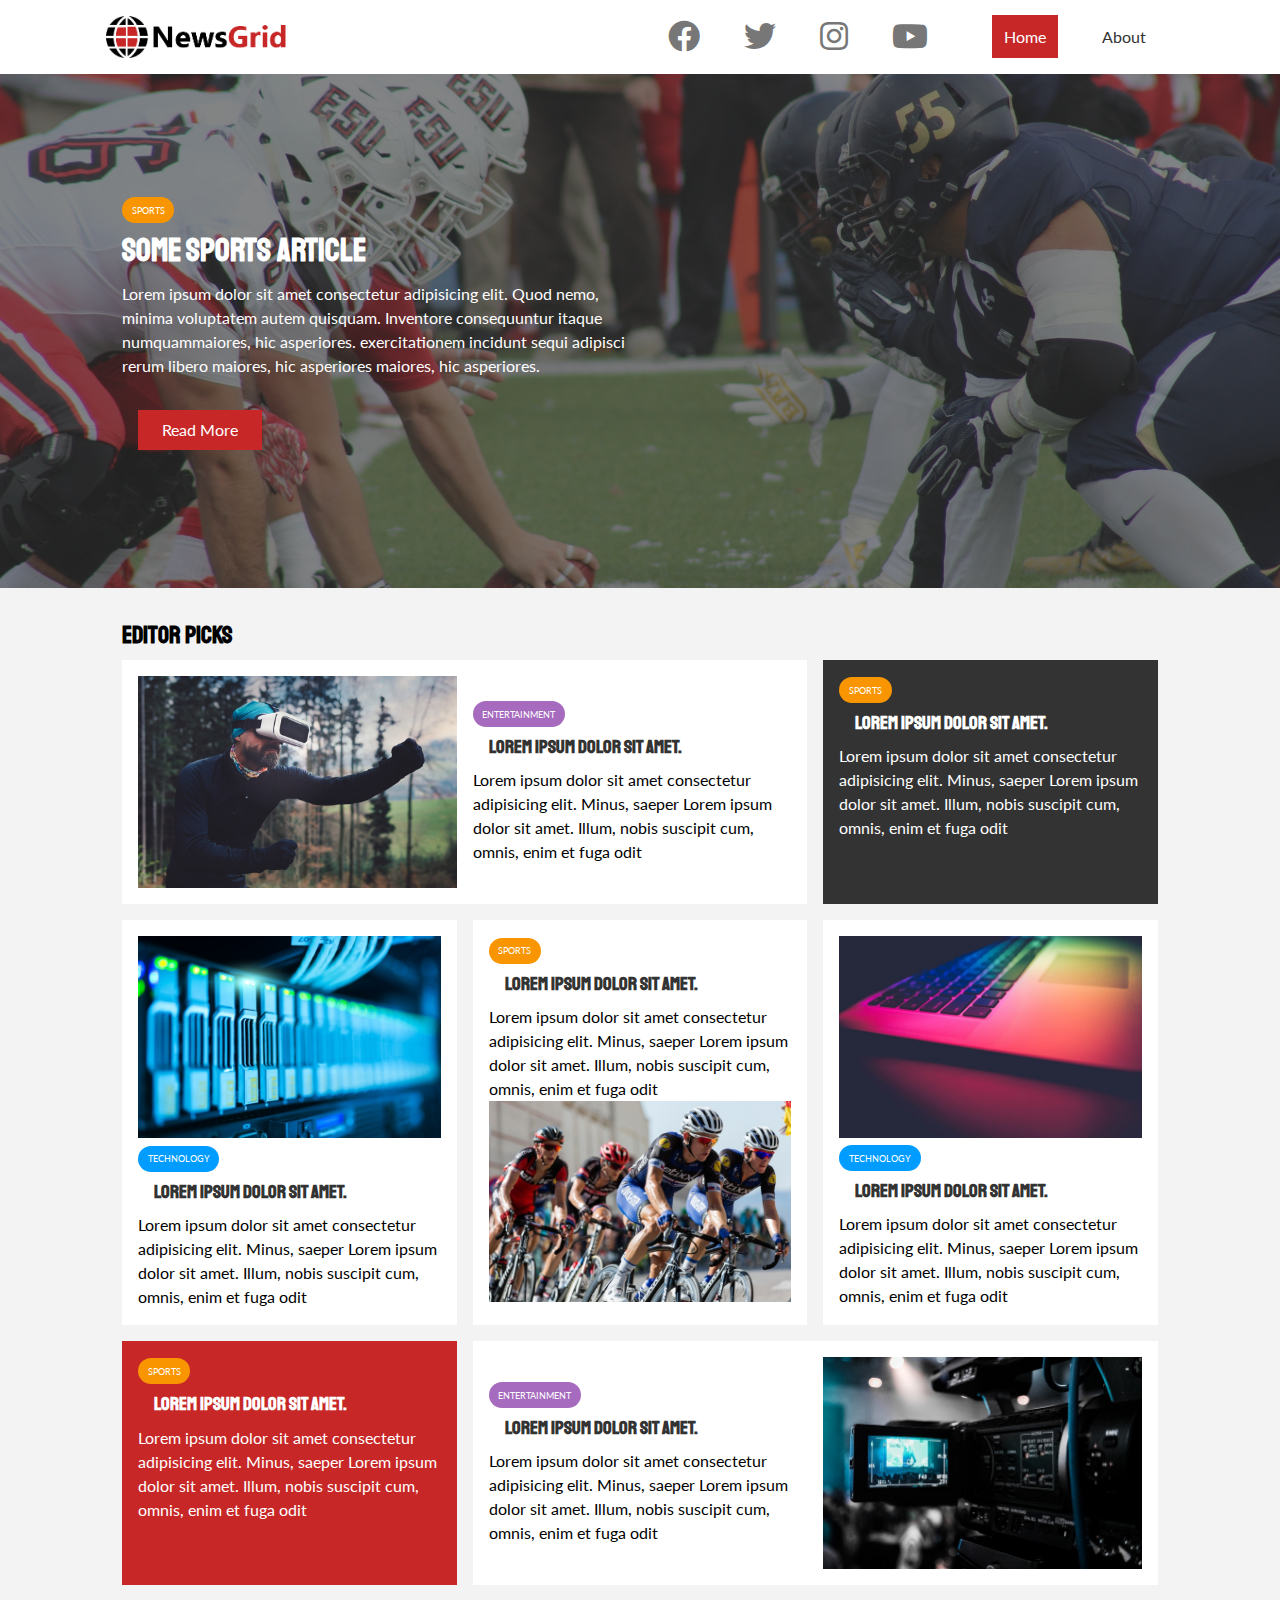
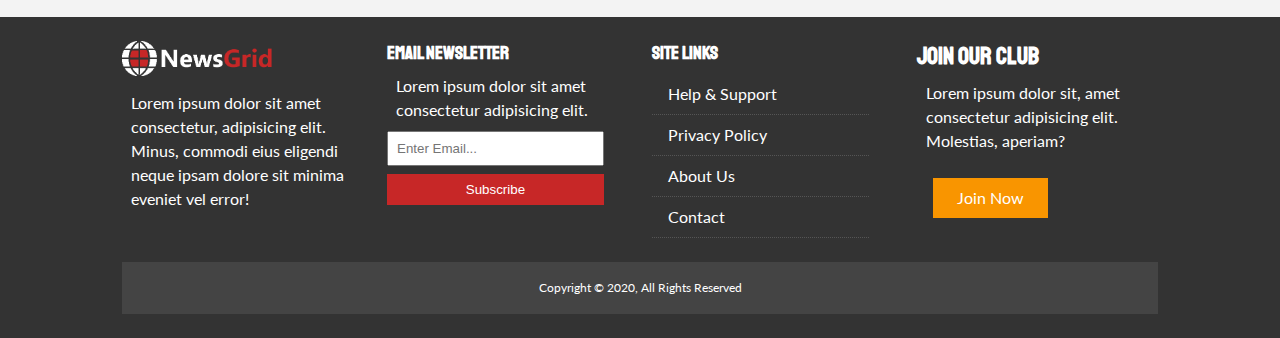
<file: index.html>
<!DOCTYPE html>
<html lang="en">
<head>
	<meta charset="UTF-8">
	<meta name="viewport" content="width=device-width, initial-scale=1.0">
	<link rel="stylesheet" href="./css/all.min.css">
	<link href="https://fonts.googleapis.com/css2?family=Lato:ital,wght@0,100;0,300;0,400;0,700;0,900;1,100;1,300;1,400;1,700;1,900&display=swap" rel="stylesheet">
	<link href="https://fonts.googleapis.com/css2?family=Staatliches&display=swap" rel="stylesheet">
	<link rel="stylesheet" href="./css/style.css">
	<link rel="stylesheet" media="screen and (max-width: 768px)"
	href="./css/mobile.css">
	<link rel="shortcut icon" type="image/x-icon" href="favicon.ico">
	<title>NewsGrid | Latest News</title>
</head>
<body>
	<nav id="main-nav">
		<div class="container">
			<img src="./img/logo.png" alt="NewsGrid" class="logo">
			<div class="social">
				<a href="http://facebook.com" 
				target="_blank"><i class="fab fa-facebook fa-2x"></i></a>
				<a href="http://twitter.com" 
				target="_blank"><i class="fab fa-twitter fa-2x"></i></a>
				<a href="http://instagram.com" 
				target="_blank"><i class="fab fa-instagram fa-2x"></i></a>
				<a href="http://youtube.com" 
				target="_blank"><i class="fab fa-youtube fa-2x"></i></a>
				<div class="facebook"></div>
			</div>
		<ul>
			 <li><a class="current" href="index.html">Home</a></li>
			 <li><a href="about.html">About</a></li>
		</ul>
		</div>
	</nav>
	
	<!-- SHOWCASE -->

	<header id="showcase">
		<div class="container">
			<div class="showcase-container">
				<div class="showcase-content">
					<div class="category category-sports">Sports</div>
					<h1>Some Sports Article</h1>
					<p>Lorem ipsum dolor sit amet consectetur adipisicing elit. 
						Quod nemo, minima voluptatem autem quisquam.
						Inventore consequuntur itaque numquammaiores, hic asperiores.
						exercitationem incidunt sequi adipisci rerum libero 
					  maiores, hic asperiores maiores, hic asperiores.</p>
						 <a href="article.html" class="btn btn-primary">Read More</a>
				</div>
			</div>
		</div>
	</header>

	<!-- HOME ARTICLES -->
	<section id="home-articles" class="py-2">
		<div class="container">
			<h2>Editor Picks</h2>
			<div class="articles-container">
				<article class="card">
					<img src="./img/articles/ent1.jpg" alt="">
					<div>
						<div class="category category-ent">Entertainment</div>
						<h3>
							<a href="article.html">Lorem ipsum dolor sit amet.</a>
						</h3>
						<p>Lorem ipsum dolor sit amet consectetur adipisicing elit. 
							Minus, saeper Lorem ipsum dolor sit amet.
							Illum, nobis suscipit cum, omnis, enim et fuga odit </p>
					</div>
				</article>
				<article class="card bg-dark">
				<div class="category category-sports">Sports</div>
				<h3>
				<a href="article.html">Lorem ipsum dolor sit amet.</a>
				</h3>
				<p>Lorem ipsum dolor sit amet consectetur adipisicing elit. 
					Minus, saeper Lorem ipsum dolor sit amet.
				Illum, nobis suscipit cum, omnis, enim et fuga odit </p>
				</article>
				<article class="card">
					<img src="img/articles/tech1.jpg" alt="">
				<div class="category category-tech">Technology</div>
					<h3>
					<a href="article.html">Lorem ipsum dolor sit amet.</a>
					</h3>
					<p>Lorem ipsum dolor sit amet consectetur adipisicing elit. 
						Minus, saeper Lorem ipsum dolor sit amet.
					Illum, nobis suscipit cum, omnis, enim et fuga odit </p>
					</article>
					<article class="card">
					<div class="category category-sports">Sports</div>
						<h3>
						<a href="article.html">Lorem ipsum dolor sit amet.</a>
						</h3>
						<p>Lorem ipsum dolor sit amet consectetur adipisicing elit. 
							Minus, saeper Lorem ipsum dolor sit amet.
						Illum, nobis suscipit cum, omnis, enim et fuga odit </p>
						<img src="img/articles/sports1.jpg" alt="">
						</article>
						<article class="card">
							<img src="img/articles/tech2.jpg" alt="">
						<div class="category category-tech">Technology</div>
							<h3>
							<a href="article.html">Lorem ipsum dolor sit amet.</a>
							</h3>
							<p>Lorem ipsum dolor sit amet consectetur adipisicing elit. 
								Minus, saeper Lorem ipsum dolor sit amet.
							Illum, nobis suscipit cum, omnis, enim et fuga odit </p>
							</article>
							<article class="card bg-primary">
				<div class="category category-sports">Sports</div>
				<h3>
				<a href="article.html">Lorem ipsum dolor sit amet.</a>
				</h3>
				<p>Lorem ipsum dolor sit amet consectetur adipisicing elit. 
					Minus, saeper Lorem ipsum dolor sit amet.
				Illum, nobis suscipit cum, omnis, enim et fuga odit </p>
				</article>
				<article class="card">
					<div>
						<div class="category category-ent">Entertainment</div>
						<h3>
							<a href="article.html">Lorem ipsum dolor sit amet.</a>
						</h3>
						<p>Lorem ipsum dolor sit amet consectetur adipisicing elit. 
							Minus, saeper Lorem ipsum dolor sit amet.
							Illum, nobis suscipit cum, omnis, enim et fuga odit </p>
					</div>
					<img src="./img/articles/ent2.jpg" alt="">
				</article>
			</div>
		</div>
	</section>

	<!-- FOOTER -->
	<footer id="main-footer">
		<div class="container footer-container">
			<div>
				<img src="img/logo_light.png" alt="NewsGrid">
				<p>Lorem ipsum dolor sit amet consectetur, adipisicing elit. 
					Minus, commodi eius eligendi neque ipsam 
					dolore sit minima eveniet vel error!</p>
			</div>
			<div>	
				<h3>Email NewsLetter</h3>
				<p>Lorem ipsum dolor sit amet consectetur adipisicing elit.</p>
				<form name="contact" method="POST" data-netlify="true">
					<input type="email" name="email" placeholder="Enter Email...">
					<input type="submit" value="Subscribe" class="btn btn-primary">
				</form>
			</div>
			<div>
				<h3>Site Links</h3>
				<ul class="list">
					<li><a href="#">Help & Support</a></li>
					<li><a href="#">Privacy Policy</a></li>
					<li><a href="#">About Us</a></li>
					<li><a href="#">Contact</a></li>
				</ul>
			</div>
			<div>
				<h2>Join Our Club</h2>
				<p>Lorem ipsum dolor sit, amet consectetur adipisicing elit.
					 Molestias, aperiam?</p>
					 <a href="#" class="btn btn-secondary">Join Now</a>
			</div>
			<div>
				<p>
					Copyright &copy; 2020, All Rights Reserved
				</p>
			</div>
		</div>
	</footer>
</body>
</html>
</file>
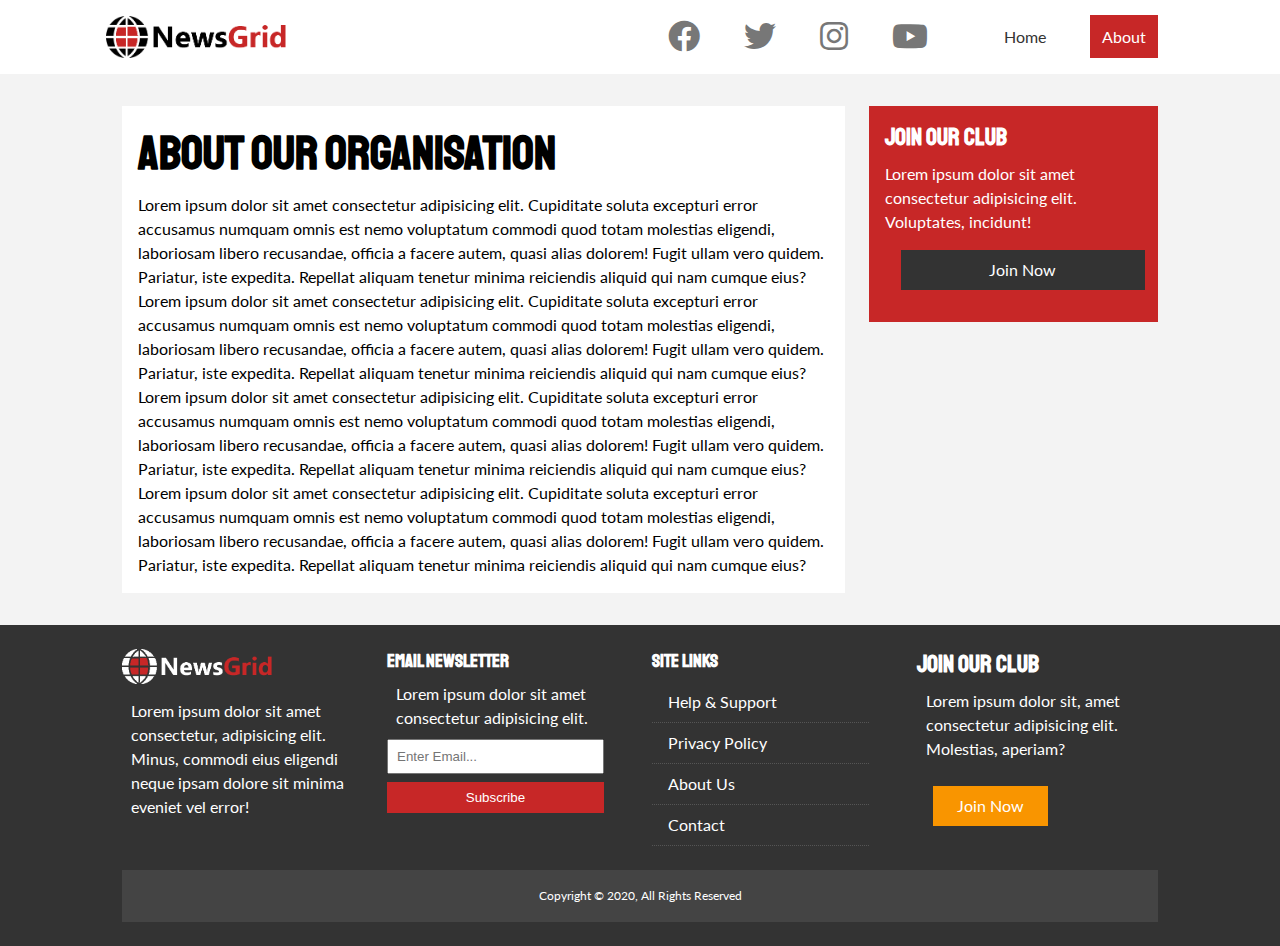
<file: about.html>
<!DOCTYPE html>
<html lang="en">
<head>
	<meta charset="UTF-8">
	<meta name="viewport" content="width=device-width, initial-scale=1.0">
	<link rel="stylesheet" href="./css/all.min.css">
	<link href="https://fonts.googleapis.com/css2?family=Lato:ital,wght@0,100;0,300;0,400;0,700;0,900;1,100;1,300;1,400;1,700;1,900&display=swap" rel="stylesheet">
	<link href="https://fonts.googleapis.com/css2?family=Staatliches&display=swap" rel="stylesheet">
	<link rel="stylesheet" href="./css/style.css">
	<link rel="stylesheet" media="screen and (max-width: 768px)"
	href="./css/mobile.css">
	<link rel="shortcut icon" type="image/x-icon" href="favicon.ico">
	<title>NewsGrid | About</title>
</head>
<body>
	<nav id="main-nav">
		<div class="container">
			<img src="./img/logo.png" alt="NewsGrid" class="logo">
			<div class="social">
				<a href="http://facebook.com" 
				target="_blank"><i class="fab fa-facebook fa-2x"></i></a>
				<a href="http://twitter.com" 
				target="_blank"><i class="fab fa-twitter fa-2x"></i></a>
				<a href="http://instagram.com" 
				target="_blank"><i class="fab fa-instagram fa-2x"></i></a>
				<a href="http://youtube.com" 
				target="_blank"><i class="fab fa-youtube fa-2x"></i></a>
				<div class="facebook"></div>
			</div>
		<ul>
			 <li><a href="index.html">Home</a></li>
			 <li><a class="current" href="about.html.">About</a></li>
		</ul>
		</div>
	</nav>

	<section id="about">
		<div class="container">
			<div class="page-container">
				<article class="card">
					<h1 class="l-heading">About Our Organisation</h1>
					<p>Lorem ipsum dolor sit amet consectetur adipisicing elit. 
						Cupiditate soluta excepturi error accusamus numquam omnis
						 est nemo voluptatum commodi quod totam molestias eligendi, 
						 laboriosam libero recusandae, officia a facere autem, quasi 
						 alias dolorem! Fugit ullam vero quidem. Pariatur, iste expedita.
						 Repellat aliquam tenetur minima reiciendis aliquid qui nam cumque eius?</p>
						 <p>
					  Lorem ipsum dolor sit amet consectetur adipisicing elit. 
					  Cupiditate soluta excepturi error accusamus numquam omnis
						est nemo voluptatum commodi quod totam molestias eligendi, 
						laboriosam libero recusandae, officia a facere autem, quasi 
						alias dolorem! Fugit ullam vero quidem. Pariatur, iste expedita.
						Repellat aliquam tenetur minima reiciendis aliquid qui nam cumque eius?
						Lorem ipsum dolor sit amet consectetur adipisicing elit. 
						Cupiditate soluta excepturi error accusamus numquam omnis
						est nemo voluptatum commodi quod totam molestias eligendi, 
						laboriosam libero recusandae, officia a facere autem, quasi 
						alias dolorem! Fugit ullam vero quidem. Pariatur, iste expedita.
						Repellat aliquam tenetur minima reiciendis aliquid qui nam cumque eius?
						Lorem ipsum dolor sit amet consectetur adipisicing elit. 
						Cupiditate soluta excepturi error accusamus numquam omnis
						est nemo voluptatum commodi quod totam molestias eligendi, 
						laboriosam libero recusandae, officia a facere autem, quasi 
						alias dolorem! Fugit ullam vero quidem. Pariatur, iste expedita.
						Repellat aliquam tenetur minima reiciendis aliquid qui nam cumque eius?
						 </p>
					</article>
					<aside class="card bg-primary">
						<h2>Join Our Club</h2>
						<p>Lorem ipsum dolor sit amet consectetur adipisicing elit. 
							Voluptates, incidunt!</p>
							<a href="#" class="btn btn-dark btn-block">Join Now</a>
					</aside>
			</div>
		</div>
	</section>
	
<!-- FOOTER -->
	<footer id="main-footer">
		<div class="container footer-container">
			<div>
				<img src="img/logo_light.png" alt="NewsGrid">
				<p>Lorem ipsum dolor sit amet consectetur, adipisicing elit. 
					Minus, commodi eius eligendi neque ipsam 
					dolore sit minima eveniet vel error!</p>
			</div>
			<div>	
				<h3>Email NewsLetter</h3>
				<p>Lorem ipsum dolor sit amet consectetur adipisicing elit.</p>
				<form name="contact" method="POST" data-netlify="true">
					<input type="email" name="email" placeholder="Enter Email...">
					<input type="submit" value="Subscribe" class="btn btn-primary">
				</form>
			</div>
			<div>
				<h3>Site Links</h3>
				<ul class="list">
					<li><a href="#">Help & Support</a></li>
					<li><a href="#">Privacy Policy</a></li>
					<li><a href="#">About Us</a></li>
					<li><a href="#">Contact</a></li>
				</ul>
			</div>
			<div>
				<h2>Join Our Club</h2>
				<p>Lorem ipsum dolor sit, amet consectetur adipisicing elit.
					 Molestias, aperiam?</p>
					 <a href="#" class="btn btn-secondary">Join Now</a>
			</div>
			<div>
				<p>
					Copyright &copy; 2020, All Rights Reserved
				</p>
			</div>
		</div>
	</footer>
</body>
</html>
</file>
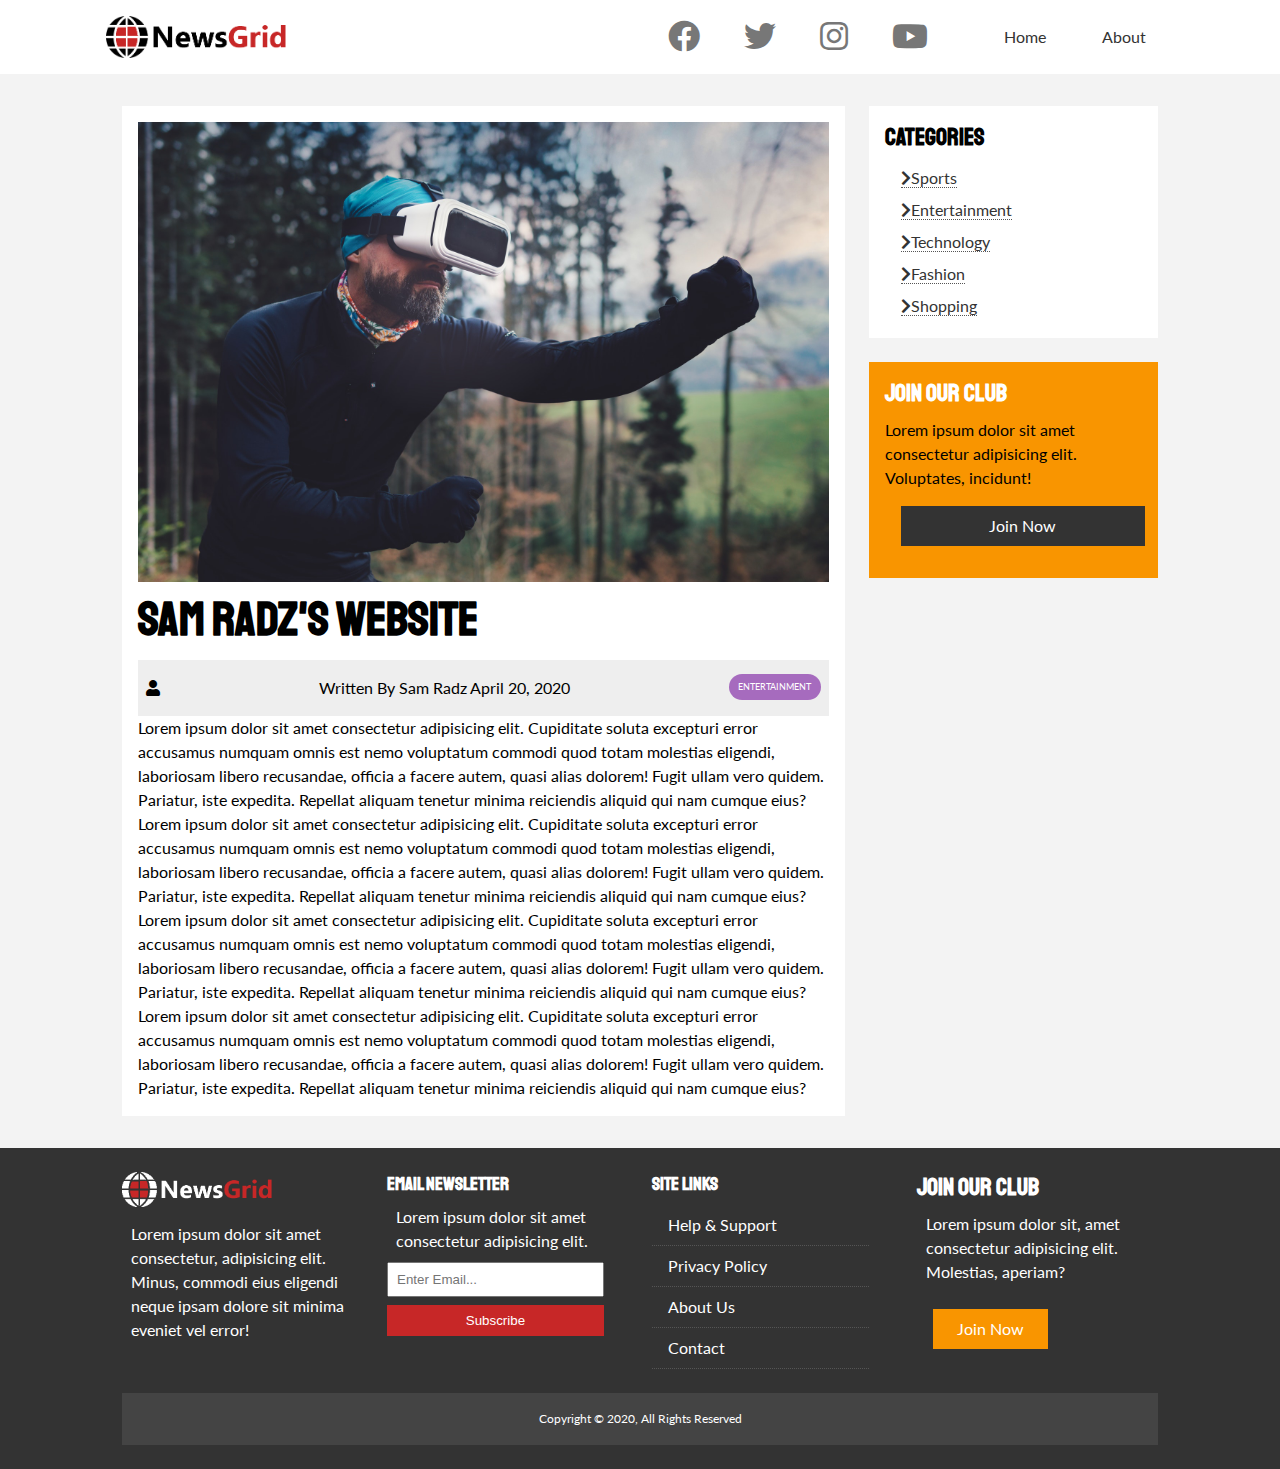
<file: article.html>
<!DOCTYPE html>
<html lang="en">
<head>
	<meta charset="UTF-8">
	<meta name="viewport" content="width=device-width, initial-scale=1.0">
	<link rel="stylesheet" href="./css/all.min.css">
	<link href="https://fonts.googleapis.com/css2?family=Lato:ital,wght@0,100;0,300;0,400;0,700;0,900;1,100;1,300;1,400;1,700;1,900&display=swap" rel="stylesheet">
	<link href="https://fonts.googleapis.com/css2?family=Staatliches&display=swap" rel="stylesheet">
	<link rel="stylesheet" href="./css/style.css">
	<link rel="stylesheet" media="screen and (max-width: 768px)"
	href="./css/mobile.css">
	<link rel="shortcut icon" type="image/x-icon" href="favicon.ico">
	<title>NewsGrid | Latest News</title>
</head>
<body>
	<nav id="main-nav">
		<div class="container">
			<img src="./img/logo.png" alt="NewsGrid" class="logo">
			<div class="social">
				<a href="http://facebook.com" 
				target="_blank"><i class="fab fa-facebook fa-2x"></i></a>
				<a href="http://twitter.com" 
				target="_blank"><i class="fab fa-twitter fa-2x"></i></a>
				<a href="http://instagram.com" 
				target="_blank"><i class="fab fa-instagram fa-2x"></i></a>
				<a href="http://youtube.com" 
				target="_blank"><i class="fab fa-youtube fa-2x"></i></a>
				<div class="facebook"></div>
			</div>
		<ul>
			 <li><a href="index.html">Home</a></li>
			 <li><a href="about.html">About</a></li>
		</ul>
		</div>
	</nav>

	<section id="article">
		<div class="container">
			<div class="page-container">
				<article class="card">
					<img src="img/articles/ent1.jpg" alt="">
					<h1 class="l-heading">Sam Radz's Website</h1>
					<div class="meta">
						<i class="fas fa-user"></i> Written By Sam Radz April 20, 2020
							<small>
								<div class="category category-ent">Entertainment</div>
							</small>
					</div>
					<p>Lorem ipsum dolor sit amet consectetur adipisicing elit. 
						Cupiditate soluta excepturi error accusamus numquam omnis
						 est nemo voluptatum commodi quod totam molestias eligendi, 
						 laboriosam libero recusandae, officia a facere autem, quasi 
						 alias dolorem! Fugit ullam vero quidem. Pariatur, iste expedita.
						 Repellat aliquam tenetur minima reiciendis aliquid qui nam cumque eius?</p>
						 <p>
					  Lorem ipsum dolor sit amet consectetur adipisicing elit. 
					  Cupiditate soluta excepturi error accusamus numquam omnis
						est nemo voluptatum commodi quod totam molestias eligendi, 
						laboriosam libero recusandae, officia a facere autem, quasi 
						alias dolorem! Fugit ullam vero quidem. Pariatur, iste expedita.
						Repellat aliquam tenetur minima reiciendis aliquid qui nam cumque eius?
						Lorem ipsum dolor sit amet consectetur adipisicing elit. 
						Cupiditate soluta excepturi error accusamus numquam omnis
						est nemo voluptatum commodi quod totam molestias eligendi, 
						laboriosam libero recusandae, officia a facere autem, quasi 
						alias dolorem! Fugit ullam vero quidem. Pariatur, iste expedita.
						Repellat aliquam tenetur minima reiciendis aliquid qui nam cumque eius?
						Lorem ipsum dolor sit amet consectetur adipisicing elit. 
						Cupiditate soluta excepturi error accusamus numquam omnis
						est nemo voluptatum commodi quod totam molestias eligendi, 
						laboriosam libero recusandae, officia a facere autem, quasi 
						alias dolorem! Fugit ullam vero quidem. Pariatur, iste expedita.
						Repellat aliquam tenetur minima reiciendis aliquid qui nam cumque eius?
						 </p>
					</article>

					<aside id="categories" class="card">
						<h2>Categories</h2>
						<ul class="list">
							<li><a href="#"><i class="fas fa-chevron-right"></i>Sports</a></li>
							<li><a href="#"><i class="fas fa-chevron-right"></i>Entertainment</a></li>
							<li><a href="#"><i class="fas fa-chevron-right"></i>Technology</a></li>
							<li><a href="#"><i class="fas fa-chevron-right"></i>Fashion</a></li>
							<li><a href="#"><i class="fas fa-chevron-right"></i>Shopping</a></li>
						</ul>
					</aside>

					<aside class="card bg-secondary">
						<h2>Join Our Club</h2>
						<p>Lorem ipsum dolor sit amet consectetur adipisicing elit. 
							Voluptates, incidunt!</p>
							<a href="#" class="btn btn-dark btn-block">Join Now</a>
					</aside>
			</div>
		</div>
	</section>
	
<!-- FOOTER -->
	<footer id="main-footer">
		<div class="container footer-container">
			<div>
				<img src="img/logo_light.png" alt="NewsGrid">
				<p>Lorem ipsum dolor sit amet consectetur, adipisicing elit. 
					Minus, commodi eius eligendi neque ipsam 
					dolore sit minima eveniet vel error!</p>
			</div>
			<div>	
				<h3>Email NewsLetter</h3>
				<p>Lorem ipsum dolor sit amet consectetur adipisicing elit.</p>
				<form name="contact" method="POST" data-netlify="true">
					<input type="email" name="email" placeholder="Enter Email...">
					<input type="submit" value="Subscribe" class="btn btn-primary">
				</form>
			</div>
			<div>
				<h3>Site Links</h3>
				<ul class="list">
					<li><a href="#">Help & Support</a></li>
					<li><a href="#">Privacy Policy</a></li>
					<li><a href="#">About Us</a></li>
					<li><a href="#">Contact</a></li>
				</ul>
			</div>
			<div>
				<h2>Join Our Club</h2>
				<p>Lorem ipsum dolor sit, amet consectetur adipisicing elit.
					 Molestias, aperiam?</p>
					 <a href="#" class="btn btn-secondary">Join Now</a>
			</div>
			<div>
				<p>
					Copyright &copy; 2020, All Rights Reserved
				</p>
			</div>
		</div>
	</footer>
</body>
</html>
</file>
<file: css/style.css>
:root {
	--primary-color: #c72727;
	--secondary-color: #f99500;
	--light-color: #f3f3f3;
	--dark-color: #333;
	--max-width: 1100px;
}

.category {
	--sports-color: #f99500;
	--ent-color: #a66bbe;
	--tech-color: #009cff;
}

* {
	margin: 0;
	padding: 0;
	box-sizing: border-box;
}

body {
	font-family: 'Lato', sans-serif;
	line-height: 1.5;
	background: var(--light-color);
}

a {
	color: #333;
/* THIS IS FOR THE UNDERLINE */
	text-decoration: none;
	margin: 1rem ;
}

ul {
	/* THIS IS FOR THE BULLET POINTS */
	list-style: none;
}

img {
	width: 100%;
}

h1, h2, h3, h4, h5, h6 {
	font-family: 'Staatliches', cursive;
	margin-bottom: .55rem;
	line-height: 1.3;
}

/* UTILITIES */

.container {
	max-width: var(--max-width);
	margin: auto;
	padding: 0 2rem;
	overflow: hidden;
}

.category {
	display: inline-block;
	color: #fff;
	font-size: 0.55rem;
	text-transform: uppercase;
	padding: 0.4rem 0.6rem;
	border-radius: 15px;
	margin-bottom: 0.5rem;
}

.category-sports { background: var(--sports-color);}
.category-ent { background: var(--ent-color);}
.category-tech { background: var(--tech-color);}

.btn {
	display: inline-block;
	border: none;
	background: var(--dark-color);
	color: #fff;
	/* padding:top - bottom together and left-right together
	and also makes the background of the button bigger !!!!*/
	padding: 0.5rem 1.5rem;

}

.btn-block {
	display: block;
	width: 95%;
	text-align: center;
}

.card {
	background: #fff;
	padding: 1rem;
}

.bg-dark {
	background: var(--dark-color);
	color: #fff;
}
.bg-primary {
	background: var(--primary-color);
	color: #fff;
}

.bg-secondary {
	background: var(--secondary-color);
}

.bg-dark h1,
.bg-dark h2,
.bg-dark h3,
.bg-dark a,
.bg-primary h1,
.bg-primary h2,
.bg-primary h3,
.bg-primary a,
.bg-secondary h1,
.bg-secondary h2,
.bg-secondary h3,
.bg-secondary a {
	color: #fff;
}

.py-1 { padding: 1.5rem 0 }
.py-2 { padding: 2rem 0 }
.py-3 { padding: 3rem 0 }
.p-1{ padding: 3rem }
.p-2 { padding: 3rem }
.p-3 { padding: 3rem }

.l-heading {
	font-size: 3rem;
}

/* INNER PAGE GRID CONTAINER */
	.page-container {
		display: grid;
		grid-template-columns: 5fr 2fr;
		margin: 2rem 0;
		grid-gap: 1.5rem;
	}

	.page-container > *:first-child {
		grid-row: 1 / span 3;
	}

/* NAVIGATION - NAVBAR */
#main-nav {
	background: #fff;
	position: sticky;
	top: 0;
	z-index: 2;
}
.btn-light { background: var(--light-color)}
.btn-primary { background: var(--primary-color)}
.btn-secondary { background: var(--secondary-color)}



#main-nav .container {
	display: grid;
	grid-template-columns: 6fr 4fr 2fr;
	/* padding - brings all the navbar down */
	padding: 1rem;
	align-items: center;
}

#main-nav .logo {
	width: 180px;
}

#main-nav ul {
	/* justify-self - pushes the home and about to the end left */
	justify-self: end;
	display: flex;
}

#main-nav ul li a {
	padding: 0.75rem;
}

#main-nav ul li a.current {
	background: var(--primary-color);
	color: #fff;
}

#main-nav ul li a:hover {
	background: var(--light-color);
	color: var(--dark-color);
}

#main-nav .social {
	justify-self: center;
}

#main-nav .social i {
	color: #777;
	margin-right: 0.5rem;
}

/* SHOWCASE */

#showcase {
	color: #fff;
	background: #333;
	padding: 2rem;
	/*position:relative works with position absloute when we 
	habe to put an image behind the showcase*/
	position: relative;
}

#showcase:before {
	content: '';
	background: url('../img/featured.jpg') no-repeat center center/cover;
	position: absolute;
	top: 0;
	left: 0;
	width: 100%;
	height: 100%;
	opacity: 0.4;
}

#showcase .showcase-container {
	display: grid;
	grid-template-columns: repeat(2, 1fr);
	justify-content: center;
	align-items: center;
	height: 50vh;
}

#showcase .showcase-content {
	z-index: 1;
}

#showcase .showcase-content p {
	margin-bottom: 1rem;
}


/* HOME ARTICLE - MIDDLE PAGE */

#home-articles .articles-container {
	display: grid;
	grid-template-columns: repeat(3, 1fr);
	grid-gap: 1rem;
}

/* #home-articles .articles-container article:first-child {
 or the one below
} */

#home-articles .articles-container > *:first-child  {
	display: grid;
	grid-template-columns: repeat(2, 1fr);
	grid-gap: 1rem;
	align-items: center;
	grid-column: 1 / span 2;

}

#home-articles .articles-container > *:last-child {
	display: grid;
	grid-template-columns: repeat(2, 1fr);
	grid-gap: 1rem;
	align-items: center;
	grid-column: 2 / span 2;
}


#article .meta {
	display: flex;
	justify-content: space-between;
	align-items: center;
	background: #eee;
	padding: 0.5rem;
}

#article .meta .category {
	margin-top: 0.4rem;
}

/* FOOTER */

#main-footer {
	background: var(--dark-color);
	color: #fff;
	padding: 1.5rem;
}

#main-footer p {
	margin: 0.55rem;
}

#main-footer img {
	width: 150px;
}

#main-footer a {
	color: #fff;
}

#main-footer .footer-container {
	display: grid;
	grid-template-columns: repeat(4, 1fr);
	grid-gap: 1.5rem;
}

#main-footer .footer-container > *:last-child {
	background: #444;
	grid-column: 1 / span 4;
	padding: .5rem;
	text-align: center;
	font-size: 0.75rem;
}

#main-footer .footer-container input[type='email'] {
	width: 90%;
	padding: 0.5rem;
	margin-bottom: 0.5rem;
}

#main-footer .footer-container input[type='submit'] {
	width: 90%;
}

#main-footer .list li  {
	/*padding : top-bottom 0.5rem / left-right 0 */
	padding: .5rem 0;
	/* lines beteween the links */
	border-bottom: #555 dotted 1px;
	width: 90%;

}

.list li a:hover {
	color: var(--primary-color) !important;
}

#categories .list li a {
	border-bottom: #555 dotted 1px;
	width: 90%;
	line-height: 2rem;
}
</file>
<file: css/mobile.css>
/* NAVIGATION */
#main-nav .social {
	display: none;
}


#main-nav .container {
	grid-template-columns: 1fr;
	grid-gap: 1.2rem;
}

#main-nav ul, #main-nav .logo {
	justify-self: center;
}

#main-nav ul li a {
	padding: 0.50rem;
}


#home-articles .articles-container {
	grid-template-columns: repeat(2, 1fr);

}

#home-articles .articles-container > *:first-child {
	grid-template-columns: 1fr;
	grid-column: 1;
}

#home-articles .articles-container > *:last-child {
	grid-template-columns: 1fr;
	grid-column: 1;
}

@media(max-width: 600px) {
	/* STACK GRID ITEMS */
		#show-case .articles-container,
		#home-articles .articles-container,
		#main-footer .footer-container {
			grid-template-columns: 1fr;
		}
}

@media(max-width: 600px) {
	#main-footer .footer-container > *:last-child {
		grid-column: 1;
	}
}

@media(max-width: 600px) {
 #main-footer .footer-container,
 #main-footer .footer-container > *:nthchild(2) {
	 border-bottom: #444 dotted 1px;
	 padding-bottom: 1rem;
 }

 .page-container {
	 grid-template-columns: 1fr;
	 text-align: center;
 }

.page-container > *:first-child {
	grid-row: 1;
}

}
</file>
